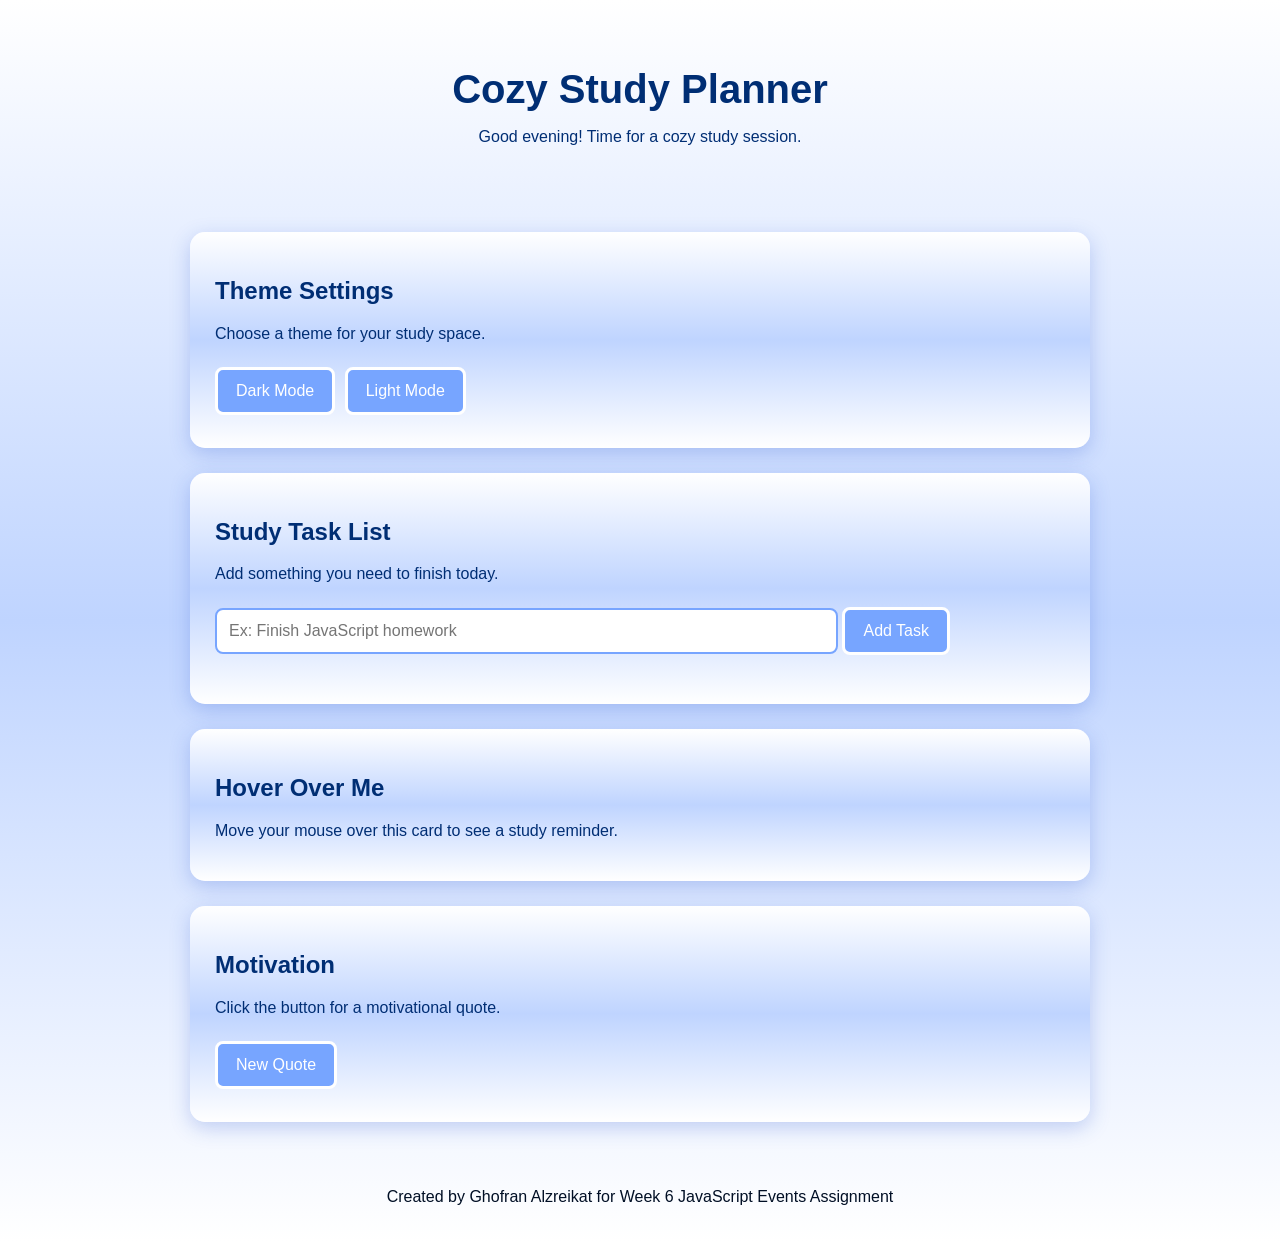
<file: Week6/index.html>
<!DOCTYPE html>
<html lang="en">

<head>
    <meta charset="UTF-8">
    <meta name="viewport" content="width=device-width, initial-scale=1.0">

    <title>Cozy Study Planner</title>

    <link rel="stylesheet" href="styles.css">
</head>

<body>

    <header>
        <h1>Cozy Study Planner</h1>

        <!-- This text will change based on time of day -->
        <p id="greeting">Welcome!</p>
    </header>

    <main>

        <!-- Theme section -->
        <section class="card">
            <h2>Theme Settings</h2>
            <p>Choose a theme for your study space.</p>

            <!-- Buttons trigger click events -->
            <button id="darkBtn">Dark Mode</button>
            <button id="lightBtn">Light Mode</button>
        </section>

        <!-- Task list section -->
        <section class="card">
            <h2>Study Task List</h2>
            <p>Add something you need to finish today.</p>

            <!-- Input field triggers input event -->
            <input type="text" id="taskInput" placeholder="Ex: Finish JavaScript homework">

            <!-- Button triggers click event -->
            <button id="addTaskBtn">Add Task</button>

            <!-- Message updates when user types -->
            <p id="typingMessage"></p>

            <!-- List where tasks will be added -->
            <ul id="taskList">
            </ul>
        </section>

        <!-- Hover interaction section -->
        <section class="card hover-card" id="hoverCard">
            <h2>Hover Over Me</h2>

            <!-- Text changes when hovered -->
            <p id="hoverText">Move your mouse over this card to see a study reminder.</p>
        </section>

        <!-- Motivation section -->
        <section class="card">
            <h2>Motivation</h2>

            <!-- Text changes when button is clicked -->
            <p id="quoteText">Click the button for a motivational quote.</p>

            <button id="quoteBtn">New Quote</button>
        </section>

    </main>

    <!-- Footer -->
    <footer>
        <p>Created by Ghofran Alzreikat for Week 6 JavaScript Events Assignment</p>
    </footer>

    <!-- Link to JavaScript file -->
    <script src="script.js"></script>

</body>

</html>
</file>
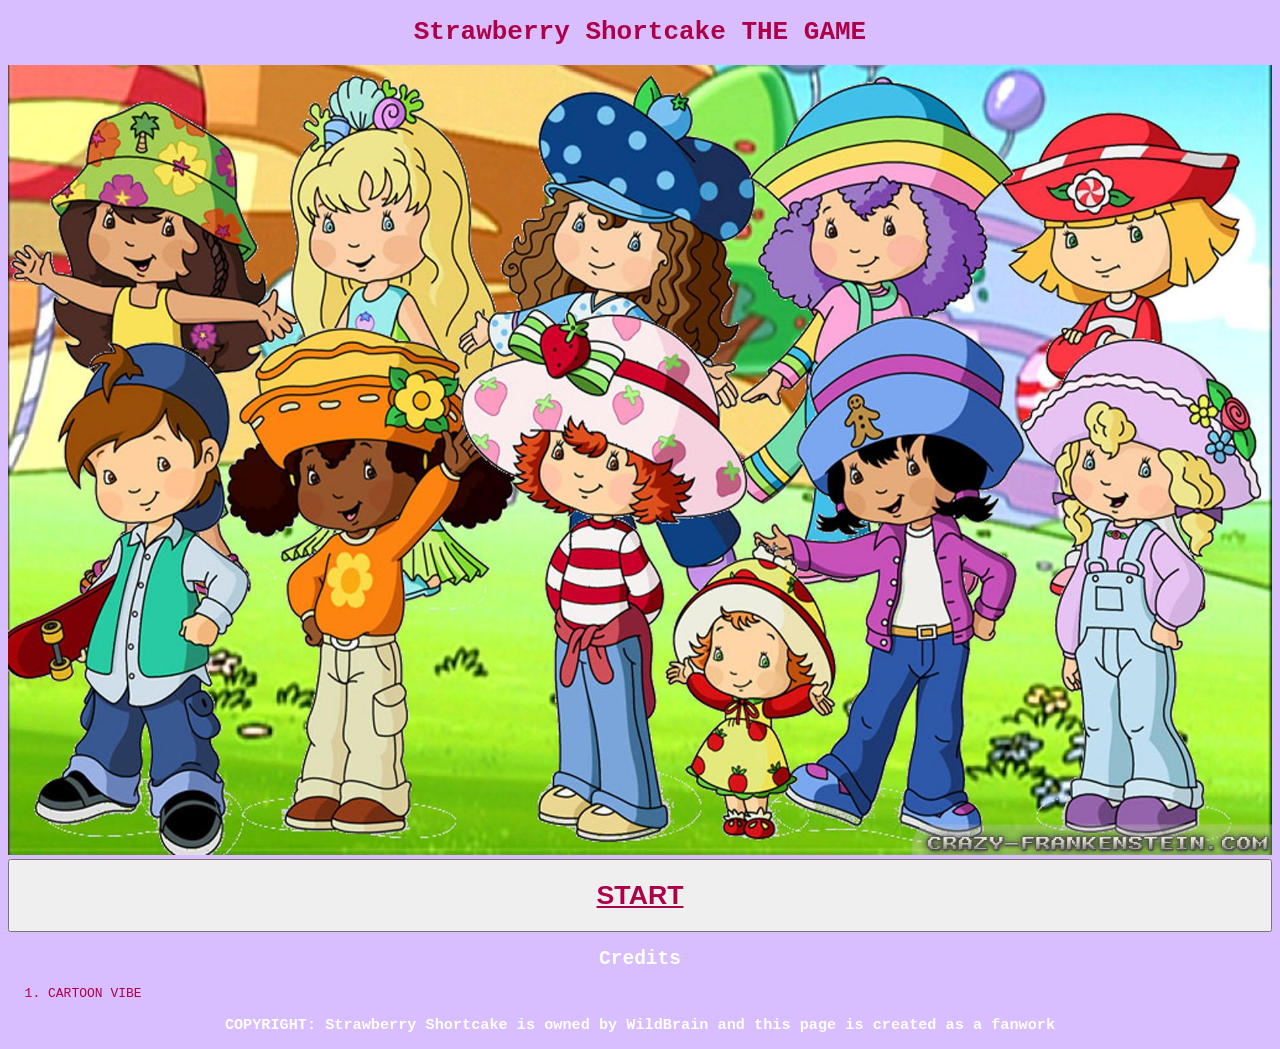
<file: Week2/ourfirstgame/index.html>
<!--declare what type of page this is-->
<!DOCTYPE html>

<!--where html starts and ends-->

<html>

<head>
    <title>MY FIRST WEBSITE</title>
</head>

<!--html pages are made of elements-->
<!--elements have three parts, a tag that describes the elements, the content/what's being rendered by the browser and the attributes-->

<body style="background-color: rgb(216, 189, 255); color: white; font-family: monospace">

    <!--H1 through H6 are Section Titles-->

    <h1 style="color: rgb(173, 0, 72); text-align: center; font-family: monospace;">Strawberry Shortcake THE GAME</h1>
    <!--IMG element renders an image-->

    <img src="./assets/strawberry-shortcake.jpg" aria-label="an image of pallet town from pokemon"
        style="width: 100%"></img>

    <button class="start-button" style="width: 100%">
        <h1 style="text-align: center;"><a style="color: rgb(173, 0, 72);"  href="./game.html">START</a></h1>
    </button>

    <!--LISTS: ordered list (where the steps count; 1,2,3,4) and unordered lists (lists where order doesn't matter;  * , * )-->

    <section id="credits">
        <h2 style="text-align: center">Credits</h2>
        <ol>
            <li style="color: rgb(173, 0, 72);">CARTOON VIBE <a
                    href="https://cartoonvibe.com/strawberry-shortcake-characters/"></a></li>
        </ol>
    </section>

    <h3 style="color: white; text-align: center; font-family: monospace;">COPYRIGHT: Strawberry Shortcake is owned by
        WildBrain and
        this page is created as a fanwork</h3>

</body>

</html>
</file>
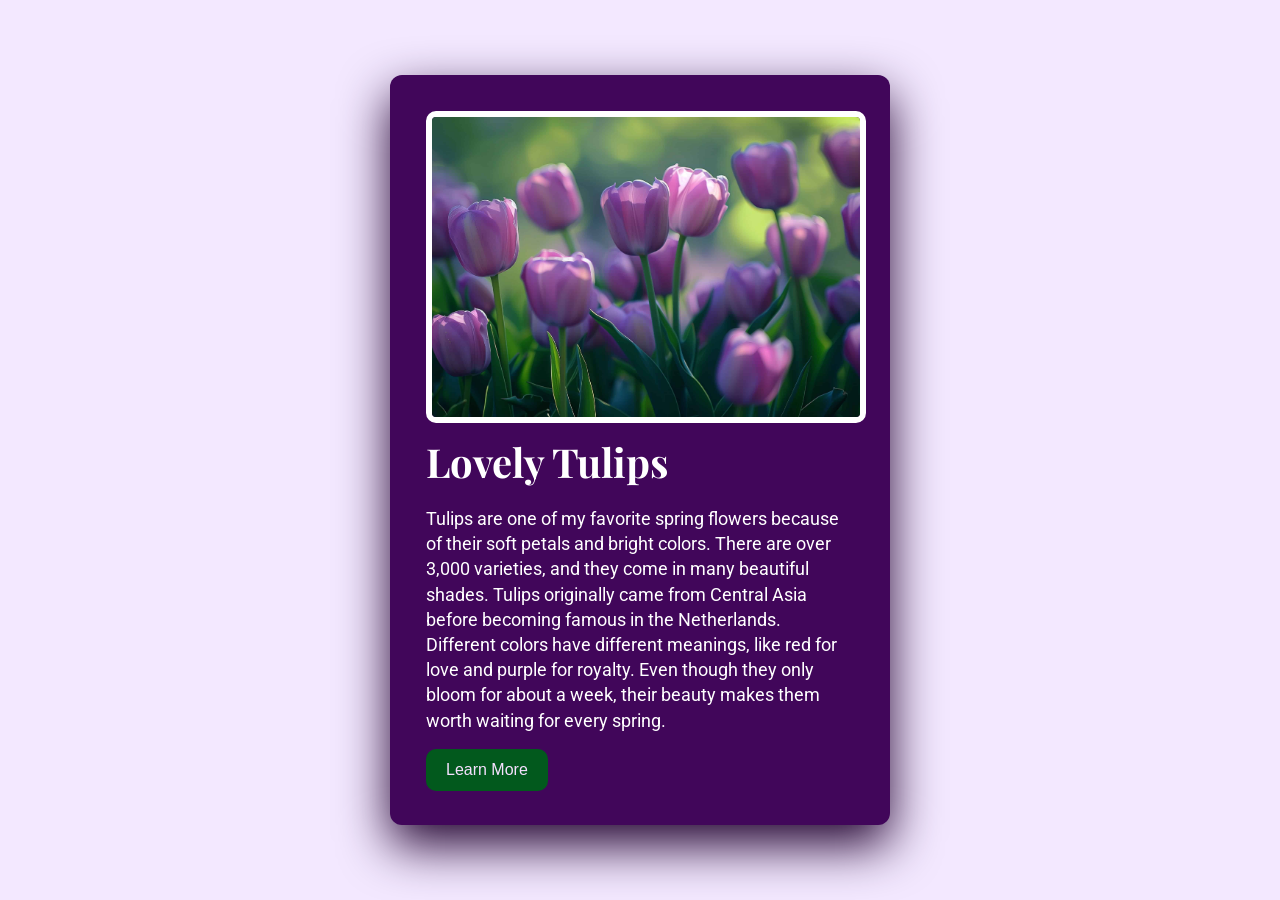
<file: Week3/card/index.html>
<!DOCTYPE html>
<html lang="en">

<head>
    <meta charset="UTF-8" />
    <meta name="viewport" content="width=device-width, initial-scale=1.0" />
    <title>Tulip Card</title>

    <!-- Link CSS file -->
    <link rel="stylesheet" href="styles.css" />

    <!-- Google Fonts -->
    <link rel="preconnect" href="https://fonts.googleapis.com">
    <link rel="preconnect" href="https://fonts.gstatic.com" crossorigin>
    <link
        href="https://fonts.googleapis.com/css2?family=Playfair+Display:wght@700&family=Roboto:wght@400;500&display=swap"
        rel="stylesheet">
</head>

<body>

    <div class="card">
        <img src="Tulips.jpg" alt="Purple tulips" />

        <h1>Lovely Tulips</h1>

        <p>
            Tulips are one of my favorite spring flowers because of their soft petals and bright colors.
            There are over 3,000 varieties, and they come in many beautiful shades. Tulips originally came
            from Central Asia before becoming famous in the Netherlands. Different colors have different
            meanings, like red for love and purple for royalty. Even though they only bloom for about a
            week, their beauty makes them worth waiting for every spring.
        </p>

        <a href="https://www.bhg.com/gardening/flowers/facts-about-tulips/" target="_blank">
            <button>Learn More</button>
        </a>
    </div>

</body>

</html>
</file>
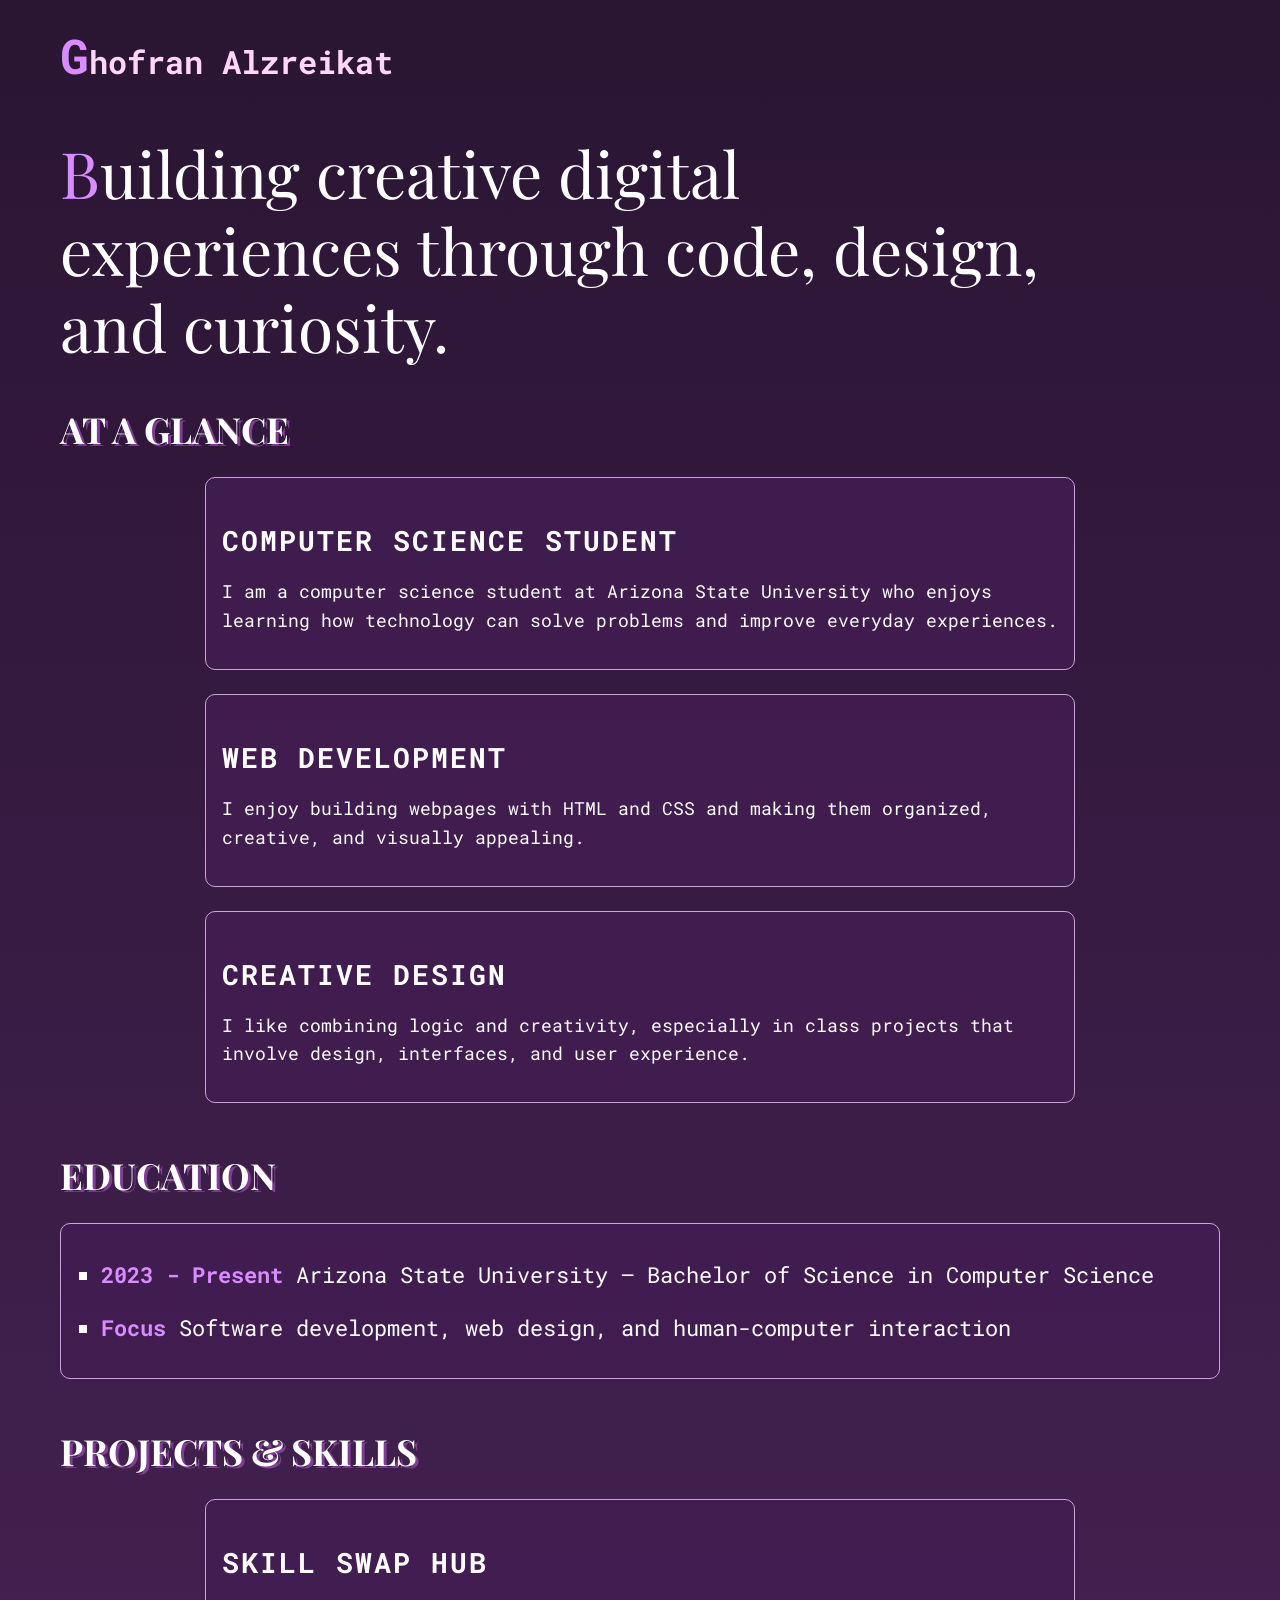
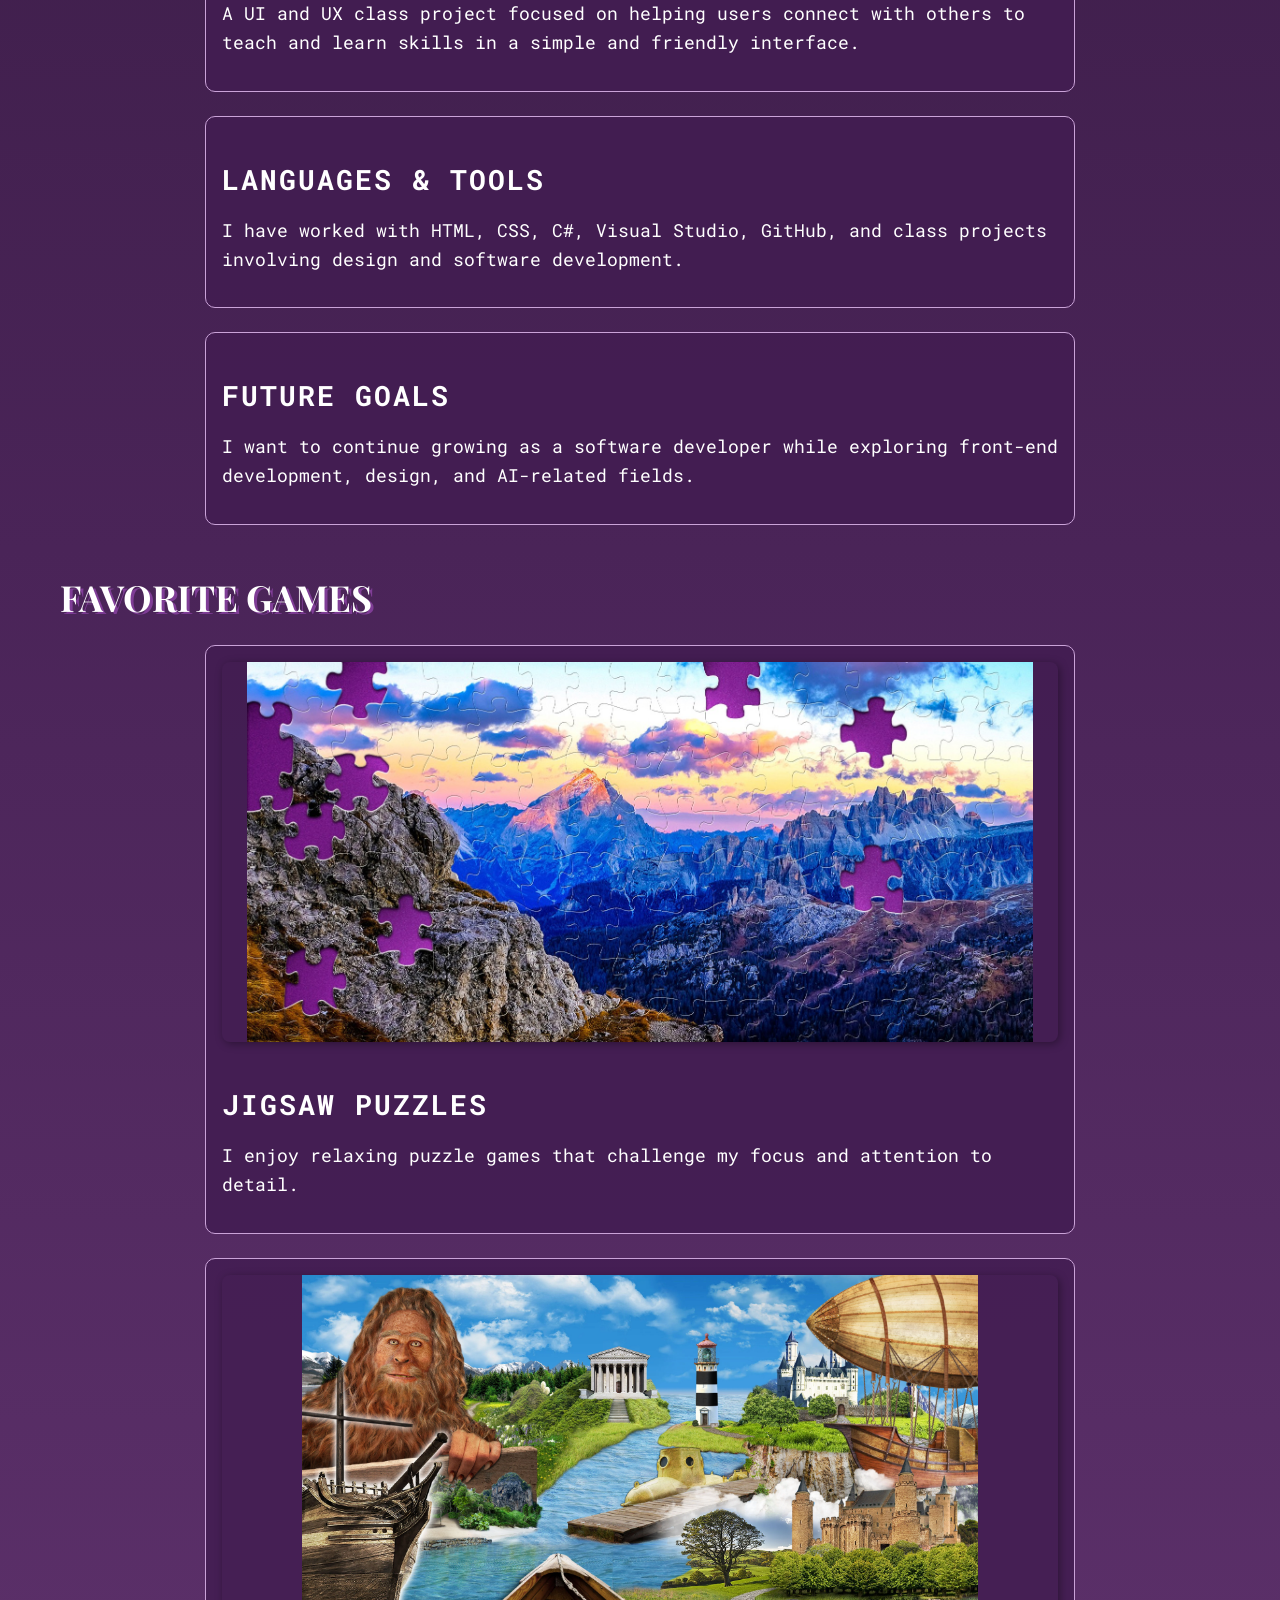
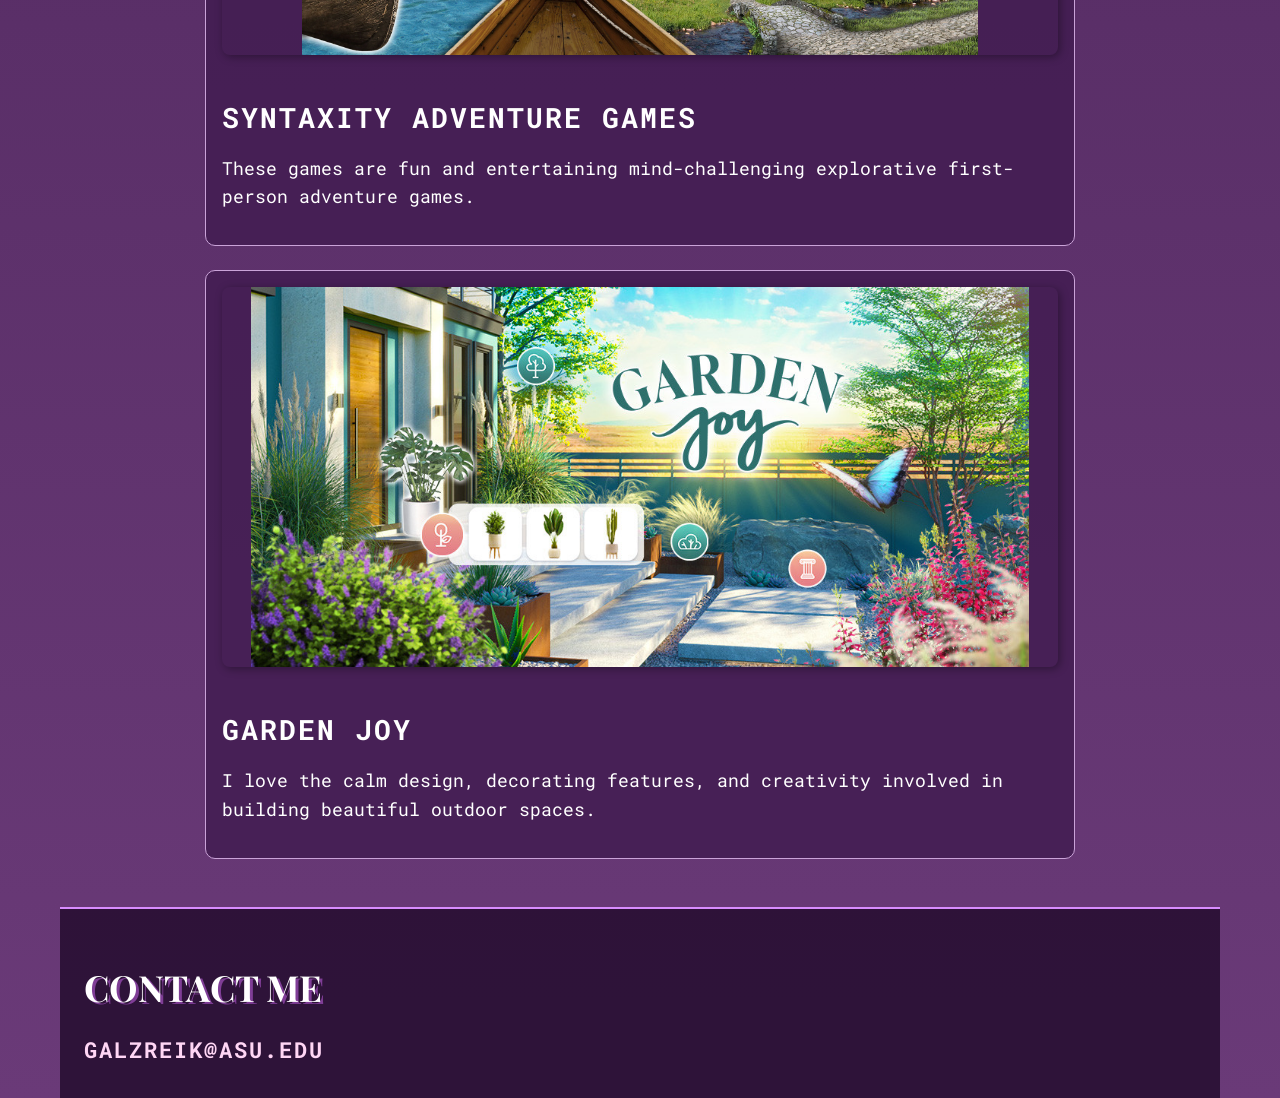
<file: Week3/portfolio/index.html>
<!DOCTYPE html>
<html lang="en">

<head>
    <meta charset="UTF-8">
    <meta name="viewport" content="width=device-width, initial-scale=1.0">
    <title>GHOFRAN'S PORTFOLIO</title>

    <style>
        @import url('https://fonts.googleapis.com/css2?family=Playfair+Display:wght@600;700&family=Roboto+Mono:wght@400;500;700&display=swap');
    </style>

    <link rel="stylesheet" href="styles.css">
</head>

<body>
    <header>Ghofran Alzreikat</header>

    <div class="title">
        Building creative digital experiences through code, design, and curiosity.
    </div>

    <div class="atAGlance">
        <h2>At a Glance</h2>
        <div class="cards">
            <div>
                <h3>Computer Science Student</h3>
                <p>
                    I am a computer science student at Arizona State University who enjoys learning
                    how technology can solve problems and improve everyday experiences.
                </p>
            </div>

            <div>
                <h3>Web Development</h3>
                <p>
                    I enjoy building webpages with HTML and CSS and making them organized,
                    creative, and visually appealing.
                </p>
            </div>

            <div>
                <h3>Creative Design</h3>
                <p>
                    I like combining logic and creativity, especially in class projects that involve
                    design, interfaces, and user experience.
                </p>
            </div>
        </div>
    </div>

    <div class="education">
        <h2>Education</h2>
        <ul>
            <li><span class="year">2023 - Present</span> Arizona State University — Bachelor of Science in Computer
                Science</li>
            <li><span class="year">Focus</span> Software development, web design, and human-computer interaction</li>
        </ul>
    </div>

    <div class="projects">
        <h2>Projects & Skills</h2>
        <div class="cards">
            <div>
                <h3>Skill Swap Hub</h3>
                <p>
                    A UI and UX class project focused on helping users connect with others to teach
                    and learn skills in a simple and friendly interface.
                </p>
            </div>

            <div>
                <h3>Languages & Tools</h3>
                <p>
                    I have worked with HTML, CSS, C#, Visual Studio, GitHub, and class projects
                    involving design and software development.
                </p>
            </div>

            <div>
                <h3>Future Goals</h3>
                <p>
                    I want to continue growing as a software developer while exploring front-end
                    development, design, and AI-related fields.
                </p>
            </div>
        </div>
    </div>

    <div class="favoriteGames">
        <h2>Favorite Games</h2>
        <div class="cards">
            <div>
                <img src="assets/jigsaw.jpg" alt="Jigsaw puzzle games">
                <h3>Jigsaw Puzzles</h3>
                <p>
                    I enjoy relaxing puzzle games that challenge my focus and attention to detail.
                </p>
            </div>

            <div>
                <img src="assets/syntaxity.webp" alt="Syntaxity Adventure games">
                <h3>Syntaxity Adventure Games</h3>
                <p>
                    These games are fun and entertaining mind-challenging explorative first-person adventure games.
                </p>
            </div>

            <div>
                <img src="assets/garden-joy.jpeg" alt="Garden Joy game">
                <h3>Garden Joy</h3>
                <p>
                    I love the calm design, decorating features, and creativity involved in
                    building beautiful outdoor spaces.
                </p>
            </div>
        </div>
    </div>

    <footer>
        <h2>Contact Me</h2>
        <h3>galzreik@asu.edu</h3>
    </footer>
</body>

</html>
</file>
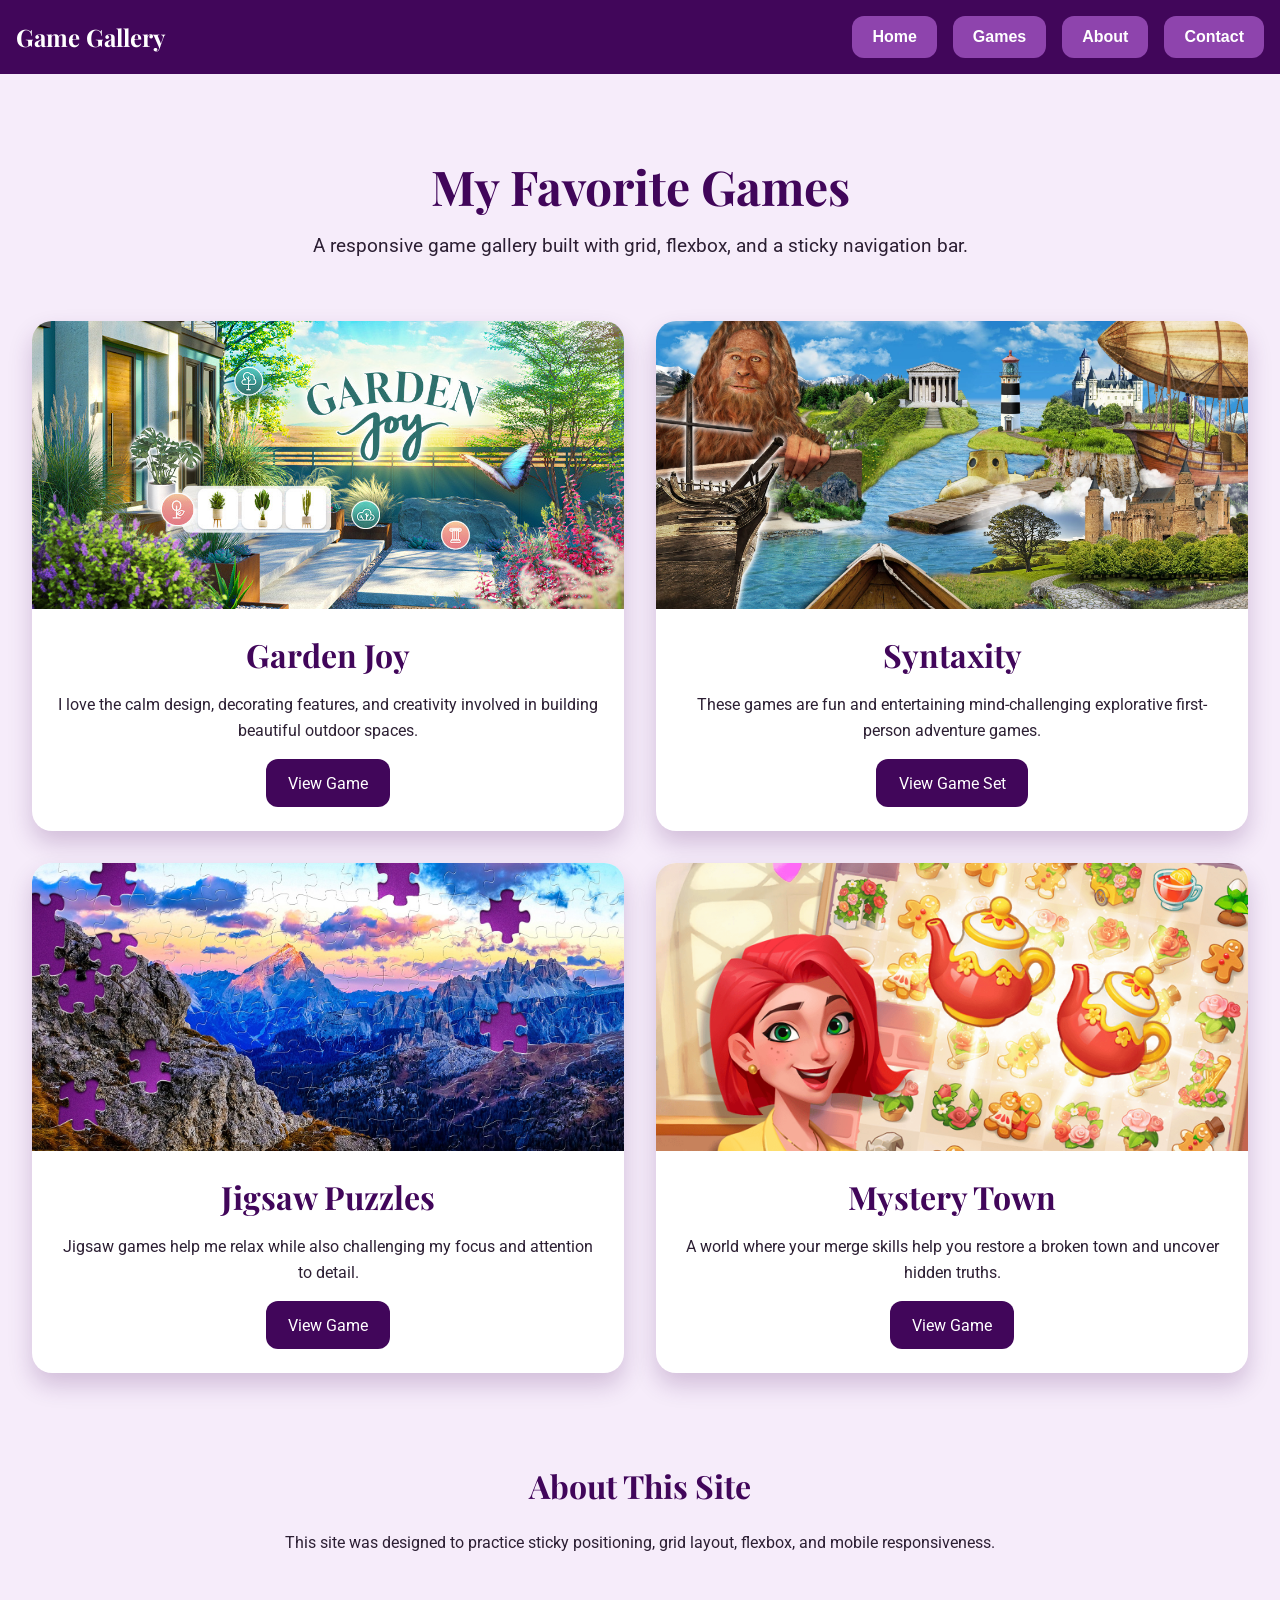
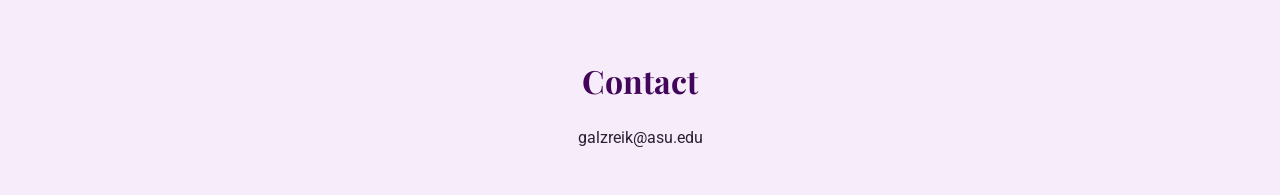
<file: Week4/mobileresponsivesite/index.html>
<!DOCTYPE html>
<html lang="en">

<head>
    <meta charset="UTF-8" />
    <meta name="viewport" content="width=device-width, initial-scale=1.0" />
    <title>My Favorite Games Gallery</title>
    <link rel="preconnect" href="https://fonts.googleapis.com">
    <link rel="preconnect" href="https://fonts.gstatic.com" crossorigin>
    <link
        href="https://fonts.googleapis.com/css2?family=Playfair+Display:wght@600;700&family=Roboto:wght@400;500;700&display=swap"
        rel="stylesheet">
    <link rel="stylesheet" href="styles.css" />
</head>

<body>

    <nav class="top-nav">
        <div class="logo">Game Gallery</div>

        <div class="nav-buttons">
            <a href="#home"><button>Home</button></a>
            <a href="#games"><button>Games</button></a>
            <a href="#about"><button>About</button></a>
            <a href="#contact"><button>Contact</button></a>
        </div>
    </nav>

    <header class="hero" id="home">
        <h1>My Favorite Games</h1>
        <p>
            A responsive game gallery built with grid, flexbox, and a sticky navigation bar.
        </p>
    </header>

    <main class="grid-container" id="games">
        <section class="card">
            <img src="assets/garden-joy.jpeg" alt="Garden Joy game" />
            <div class="card-content">
                <h2>Garden Joy</h2>
                <p>
                    I love the calm design, decorating features, and creativity involved in
                    building beautiful outdoor spaces.
                </p>
                <a href="https://www.gardenjoygame.com" target="_blank" class="btn">
                    View Game
                </a>
            </div>
        </section>

        <section class="card">
            <img src="assets/syntaxity.webp" alt="Syntaxity games" />
            <div class="card-content">
                <h2>Syntaxity</h2>
                <p>
                    These games are fun and entertaining mind-challenging explorative first-person adventure games.
                </p>
                <a href="https://syntaxity.com/" target="_blank" class="btn">
                    View Game Set
                </a>
            </div>
        </section>

        <section class="card">
            <img src="assets/jigsaw.jpg" alt="Jigsaw puzzle game" />
            <div class="card-content">
                <h2>Jigsaw Puzzles</h2>
                <p>
                    Jigsaw games help me relax while also challenging my focus and attention to detail.
                </p>
                <a href="https://play.google.com/store/apps/details?id=jigsaw.puzzle.game.banana&hl=en-US"
                    target="_blank" class="btn">
                    View Game
                </a>
            </div>
        </section>

        <section class="card">
            <img src="assets/mystery_town.png" alt="Mystery Town Game" />
            <div class="card-content">
                <h2>Mystery Town</h2>
                <p>
                    A world where your merge skills help you restore a broken town and uncover hidden truths.
                </p>
                <a href="https://play.google.com/store/apps/details?id=com.cedargames.mysterytown&hl=en-US"
                    target="_blank" class="btn">
                    View Game
                </a>
            </div>
        </section>
    </main>

    <section class="info-section" id="about">
        <h2>About This Site</h2>
        <p>
            This site was designed to practice sticky positioning, grid layout, flexbox, and mobile responsiveness.
        </p>
    </section>

    <footer class="footer" id="contact">
        <h2>Contact</h2>
        <p>galzreik@asu.edu</p>
    </footer>

</body>

</html>
</file>
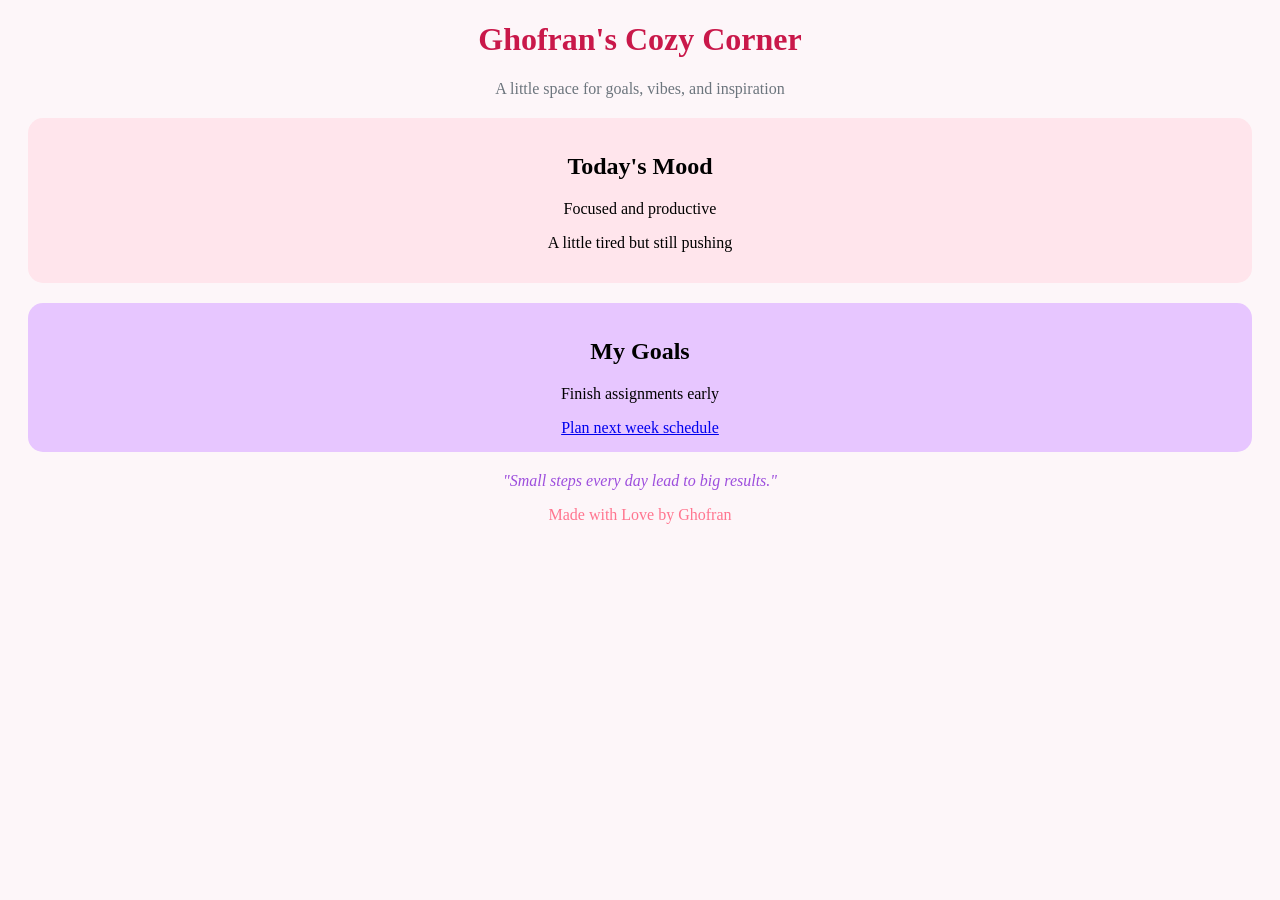
<file: Week2/inderx.html>
<!DOCTYPE html>
<html>

<head>
    <title>Ghofran's Cozy Space</title>
</head>

<body style="background-color: #fdf6f9; font-family: 'Trebuchet MS'; text-align: center;">

    <h1 style="color: #c9184a;">Ghofran's Cozy Corner </h1>
    <p style="color: #6c757d;">A little space for goals, vibes, and inspiration </p>

    <!-- First class element -->
    <section class="vibe-box" style="background-color: #ffe5ec; padding: 15px; margin: 20px; border-radius: 15px;">
        <h2>Today's Mood </h2>
        <p id="mood1">Focused and productive </p>
        <p id="mood2">A little tired but still pushing </p>
    </section>

    <!-- Second class element -->
    <div class="goal-box" style="background-color: #e7c6ff; padding: 15px; margin: 20px; border-radius: 15px;">
        <h2>My Goals </h2>
        <p id="goal1">Finish assignments early</p>
        <a id="goal2" href="#" style="display: block; margin-top: 10px;">Plan next week schedule </a>
    </div>

    <!-- Extra elements with IDs -->
    <p id="quote" style="font-style: italic; color: #9d4edd;">
        "Small steps every day lead to big results."
    </p>

    <p id="signature" style="color: #ff758f;">
        Made with Love by Ghofran
    </p>

</body>

</html>
</file>
<file: Week6/styles.css>
body {
    margin: 0;
    font-family: Arial, sans-serif;
    background: linear-gradient(180deg,
            #ffffff,
            #bfd4ff,
            #ffffff);
    color: #002e74;
}

header {
    text-align: center;
    padding: 40px 20px;
    background: transparent;
    color: #002e74;
}

h1 {
    margin-bottom: 10px;
    font-size: 40px;
}

main {
    width: 90%;
    max-width: 900px;
    margin: 30px auto;
}

.card {
    background: linear-gradient(180deg,
            #ffffff,
            #bfd4ff,
            #ffffff);
    padding: 25px;
    margin-bottom: 25px;
    border-radius: 15px;
    /* border: 6px solid white; */
    box-shadow: 0 6px 20px rgba(44, 85, 209, 0.254);
}

button {
    background-color: #77a5ff;
    color: #ffffff;
    border: 3px solid white;
    padding: 12px 18px;
    margin: 8px 5px 8px 0;
    border-radius: 8px;
    cursor: pointer;
    font-size: 16px;
    transition: 0.3s;
}

button:hover {
    background-color: white;
    color: #91b6ff;
    border: 3px solid #91b6ff;
    border-radius: 15px;
}

input {
    width: 70%;
    padding: 12px;
    border: 2px solid #77a5ff;
    border-radius: 8px;
    font-size: 16px;
    background-color: #ffffff;
    color: #77a5ff;
}

ul {
    padding-left: 25px;
}

li {
    background: transparent;
    margin: 8px 0;
    padding: 10px;
    border-radius: 8px;
}

#typingMessage {
    color: #77a5ff;
    font-weight: bold;
}

.hover-card {
    transition: 0.3s;
}

.hover-active {
    transform: scale(1.03);
    background: linear-gradient(135deg,
            #0b1a30,
            #10233f,
            #142b4a,
            #0f1f38,
            #0b1a30);
    color: #e5edf7;
    border: 6px solid #243b5a;
}

footer {
    text-align: center;
    padding: 20px;
    background: transparent;
    color: #010f25;
}

/* DARK MODE */
.dark-mode {
    background: linear-gradient(135deg,
            #0b1a30,
            #10233f,
            #142b4a,
            #0f1f38,
            #0b1a30);
    color: #e5edf7;
}

.dark-mode header {
    background: transparent;
    color: #e5edf7;
}

.dark-mode .card {
    background: linear-gradient(135deg,
            #0b1a30,
            #10233f,
            #142b4a,
            #0f1f38,
            #0b1a30);
    color: #e5edf7;
    border: 6px solid #243b5a;
    box-shadow: 0 6px 20px rgba(0, 0, 0, 0.35);
}

.dark-mode .hover-active {
    transform: scale(1.03);
    background: linear-gradient(180deg,
            #ffffff,
            #bfd4ff,
            #ffffff);
    color: #002e74;
    border: 6px solid white;
}

.dark-mode button {
    background-color: #16639d;
    color: white;
    border: 3px solid #72a0c3;
}

.dark-mode button:hover {
    background-color: #114087;
    color: white;
    border: 3px solid #e7f4ff;
}

.dark-mode input {
    background-color: #0b1a30;
    color: #e5edf7;
    border: 2px solid #2f6f9f;
}

.dark-mode li {
    background-color: #203a59;
}

.dark-mode #typingMessage {
    color: #8fc7f5;
}

.dark-mode footer {
    background: transparent;
    color: #e5edf7;
}
</file>
<file: Week3/card/styles.css>
body {
    margin: 0;
    min-height: 100vh;
    background-color: #f3e8ff;
    display: flex;
    justify-content: center;
    align-items: center;
    font-family: 'Roboto', sans-serif;
}

.card {
    width: 500px;
    height: 750px;
    background-color: #41065a;
    padding: 36px;
    border-radius: 12px;
    box-shadow: 0 20px 50px #21022f;
    box-sizing: border-box;
}

.card img {
    width: 100%;
    height: 300px;
    object-fit: cover;
    margin-bottom: 12px;
    border-radius: 10px;
    display: block;
    border: 6px solid white;
}

.card h1 {
    font-family: 'Playfair Display', serif;
    color: #ffffff;
    font-size: 40px;
    margin: 0 0 10px 0;
}

.card p {
    font-size: 18px;
    color: #ffffff;
    line-height: 1.4;
    margin-bottom: 16px;
}

.card a {
    text-decoration: none;
}

.card button {
    background-color: #02591d;
    color: #f6e1ff;
    border: none;
    padding: 12px 20px;
    font-size: 16px;
    border-radius: 10px;
    cursor: pointer;
    transition: 0.3s;
}

.card a:hover button {
    background-color: #e8ffef;
    color: #41065a;
    transform: scale(1.05);
}
</file>
<file: Week3/portfolio/styles.css>
* {
    --bgDark: #2d1836;
    --cardColor: rgba(66, 29, 82, 0.85);
    --accent: #d88cff;
    --accentTwo: #ffd6f5;
    --textLight: #ffffff;
    --borderColor: #caa3d8;

    color: var(--textLight);
    font-family: "Roboto Mono", monospace;
    box-sizing: border-box;
}

body {
    margin: 0;
    padding: 0 60px;
    background: linear-gradient(180deg, #2a1533, #4a2458, #6a3a78);
}

header {
    padding-top: 24px;
    padding-bottom: 16px;
    margin-bottom: 32px;
    font-size: 32px;
    font-weight: 700;
    color: var(--accentTwo);
}

header::first-letter {
    font-size: 48px;
    color: var(--accent);
}

.title {
    font-family: "Playfair Display", serif;
    font-size: 64px;
    line-height: 1.2;
    margin-bottom: 40px;
    max-width: 1000px;
}

.title::first-letter {
    color: var(--accent);
}

h2 {
    font-family: "Playfair Display", serif;
    font-size: 36px;
    margin-bottom: 24px;
    text-transform: uppercase;
    color: white;
    text-shadow: 3px 2px 0px #7f3d96;
}

h3 {
    font-size: 28px;
    font-weight: 700;
    letter-spacing: 2px;
    text-transform: uppercase;
    margin-bottom: 10px;
}

p {
    font-size: 18px;
    line-height: 1.6;
}

.cards div {
    background-color: var(--cardColor);
    padding: 16px;
    border: 1px solid var(--borderColor);
    border-radius: 10px;
    width: 75%;
    margin: 0 auto 24px auto;
    transition: all 0.4s ease;
}

.cards div:hover {
    box-shadow: 8px 8px var(--accent);
    transform: translateY(-4px);
}

.cards div>img {
    width: 100%;
    height: 380px;
    object-fit:contain;
    border-radius: 8px;
    margin-bottom: 12px;
    box-shadow: 2px 2px 8px rgba(0, 0, 0, 0.35);
}

.education>ul {
    background-color: var(--cardColor);
    font-size: 22px;
    padding: 24px 40px;
    border-radius: 10px;
    border: 1px solid var(--borderColor);
    list-style-type: square;
}

.education>ul li {
    padding: 12px 0;
}

.year {
    color: var(--accent);
    font-weight: bold;
}

.atAGlance,
.education,
.projects,
.favoriteGames {
    margin-bottom: 48px;
}

footer {
    background-color: rgba(40, 15, 50, 0.9);
    padding: 24px;
    border-top: 2px solid var(--accent);
    margin-top: 40px;
}

footer h3 {
    color: var(--accentTwo);
    font-size: 22px;
}
</file>
<file: Week4/mobileresponsivesite/styles.css>
:root {
    font-size: 16px;
    --bg-color: #f6ecfa;
    --card-color: #ffffff;
    --accent: #8e44ad;
    --accent-dark: #41065a;
    --text-dark: #2c1f33;
    --shadow: rgba(65, 6, 90, 0.2);
}

* {
    box-sizing: border-box;
}

body {
    margin: 0;
    font-family: "Roboto", sans-serif;
    background-color: var(--bg-color);
    color: var(--text-dark);
}

.top-nav {
    position: sticky;
    top: 0;
    z-index: 1000;
    background-color: var(--accent-dark);
    display: flex;
    justify-content: space-between;
    align-items: center;
    gap: 0.5rem;
    padding: 1rem;
}

.logo {
    color: white;
    font-family: "Playfair Display", serif;
    font-size: 1.5rem;
    font-weight: 700;
}

.top-nav a {
    text-decoration: none;
}

.top-nav button {
    background-color: var(--accent);
    color: white;
    border: none;
    font-size: 1rem;
    font-weight: 700;
    padding: 0.75rem 1.25rem;
    border-radius: 0.75rem;
    cursor: pointer;
    transition: 0.3s;
    white-space: nowrap;
}

.top-nav button:hover {
    background-color: #c86dd7;
}

.nav-buttons {
    display: flex;
    gap: 1rem;
}

.hero {
    text-align: center;
    padding: 3rem 1.5rem 2rem 1.5rem;
}

.hero h1 {
    font-family: "Playfair Display", serif;
    font-size: 3rem;
    color: var(--accent-dark);
    margin-bottom: 1rem;
}

.hero p {
    font-size: 1.2rem;
    max-width: 48rem;
    margin: 0 auto;
}

.grid-container {
    display: grid;
    grid-template-columns: repeat(2, 1fr);
    gap: 2rem;
    padding: 2rem;
}

.card {
    background-color: var(--card-color);
    border-radius: 1.25rem;
    overflow: hidden;
    box-shadow: 0 0.75rem 1.5rem var(--shadow);
    display: flex;
    flex-direction: column;
    justify-content: flex-start;
    align-items: center;
    transition: transform 0.3s ease, box-shadow 0.3s ease;
}

.card:hover {
    transform: translateY(-10px) scale(1.02);
    box-shadow: 0 1.5rem 2.5rem rgba(142, 68, 173, 0.4);
}

.card img {
    width: 100%;
    height: 18rem;
    object-fit: cover;
    display: block;
}

.card-content {
    display: flex;
    flex-direction: column;
    justify-content: center;
    align-items: center;
    gap: 1rem;
    text-align: center;
    padding: 1.5rem;
    flex: 1;
}

.card-content h2 {
    font-family: "Playfair Display", serif;
    font-size: 2rem;
    color: var(--accent-dark);
    margin: 0;
}

.card-content p {
    font-size: 1rem;
    line-height: 1.6;
    margin: 0;
}

.btn {
    display: inline-block;
    background-color: #41065a;
    color: white;
    padding: 0.9rem 1.4rem;
    border-radius: 0.75rem;
    text-decoration: none;
    transition: 0.3s;
    white-space: nowrap;
}

.btn:hover {
    background-color: #8e44ad;
}

.info-section,
.footer {
    text-align: center;
    padding: 2rem;
}

.info-section h2,
.footer h2 {
    font-family: "Playfair Display", serif;
    font-size: 2rem;
    color: var(--accent-dark);
}

.info-section p,
.footer p {
    font-size: 1rem;
}

@media (max-width: 720px) {
    :root {
        font-size: 12px;
    }

    .top-nav {
        gap: 0.5rem;
        flex-wrap: nowrap;
        padding: 0.75rem 0.5rem;
    }

    .top-nav button {
        font-size: 1rem;
        padding: 0.7rem 0.8rem;
    }

    .hero h1 {
        font-size: 2.5rem;
    }

    .grid-container {
        grid-template-columns: 1fr;
        padding: 1rem;
    }

    .card {
        width: 100%;
    }

    .card img {
        width: 100%;
        height: 16rem;
    }

    .card-content {
        width: 100%;
        padding: 1.25rem;
    }
}
</file>
